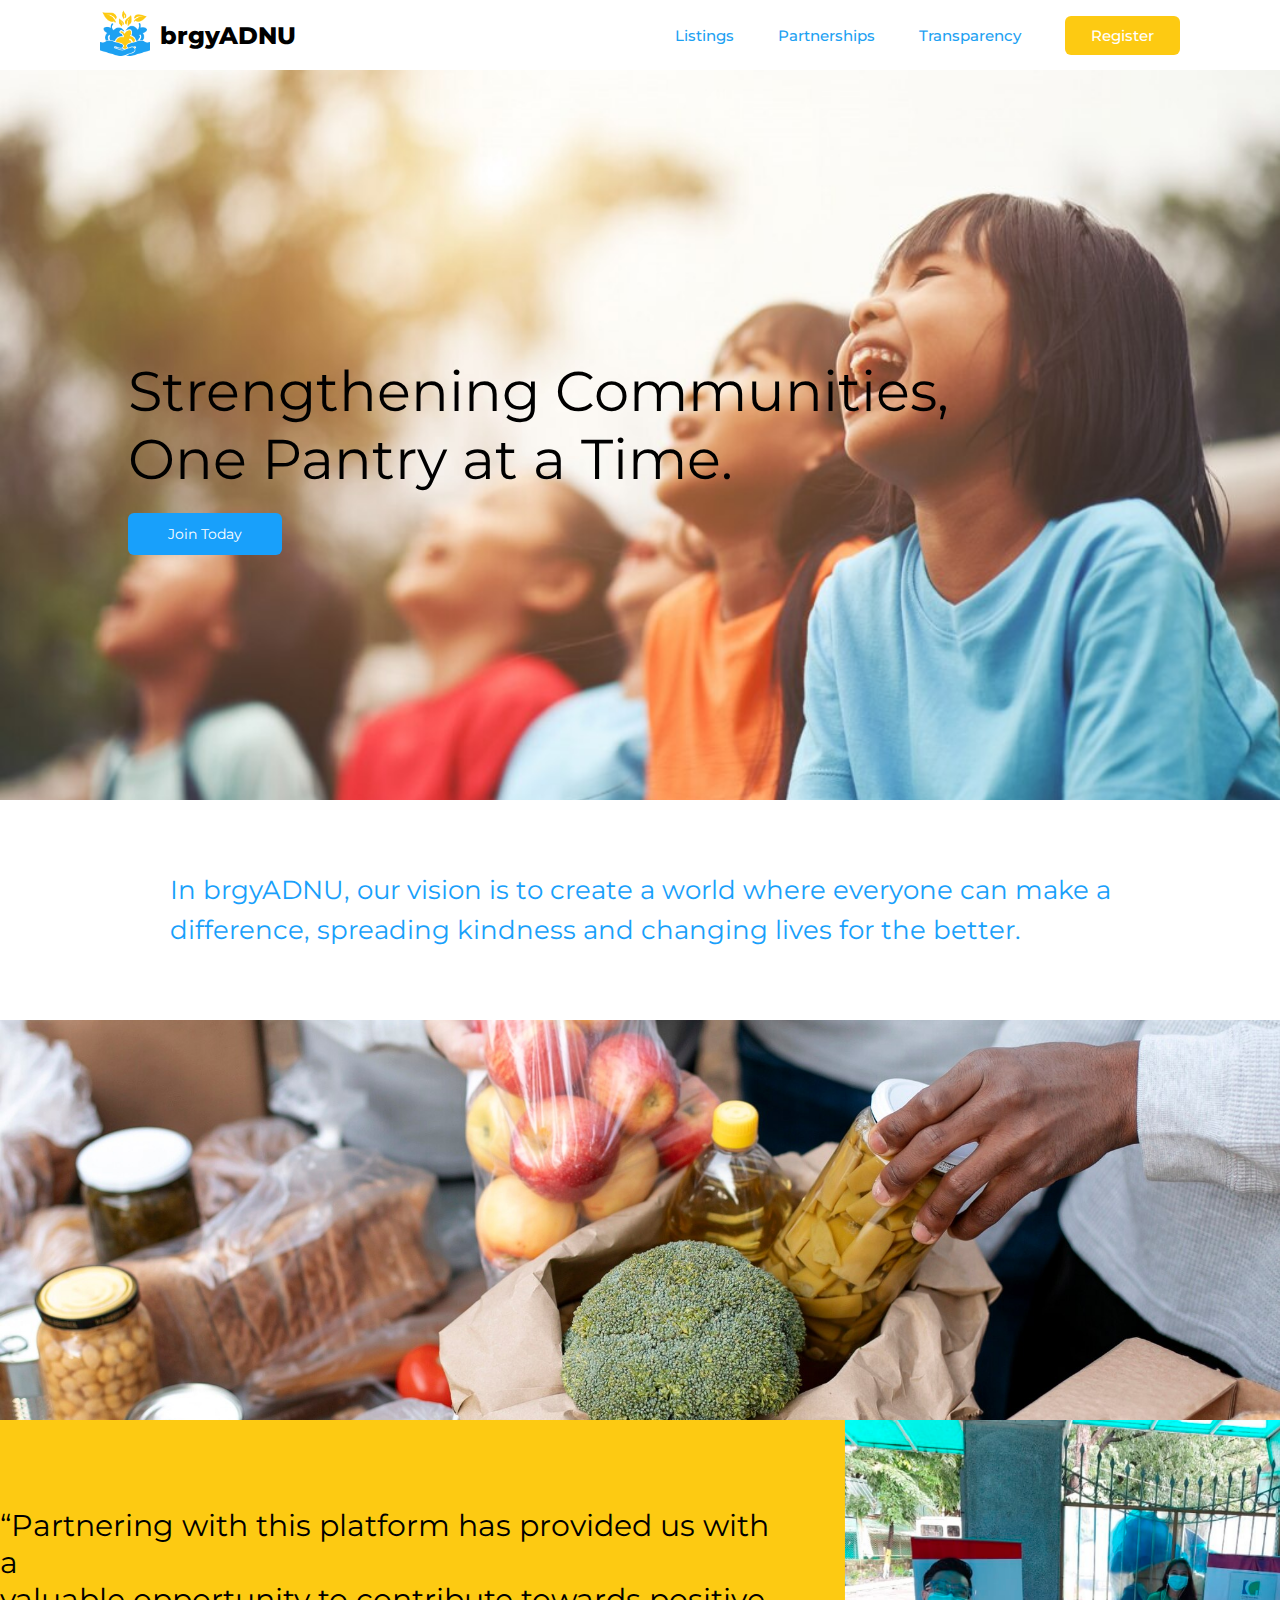
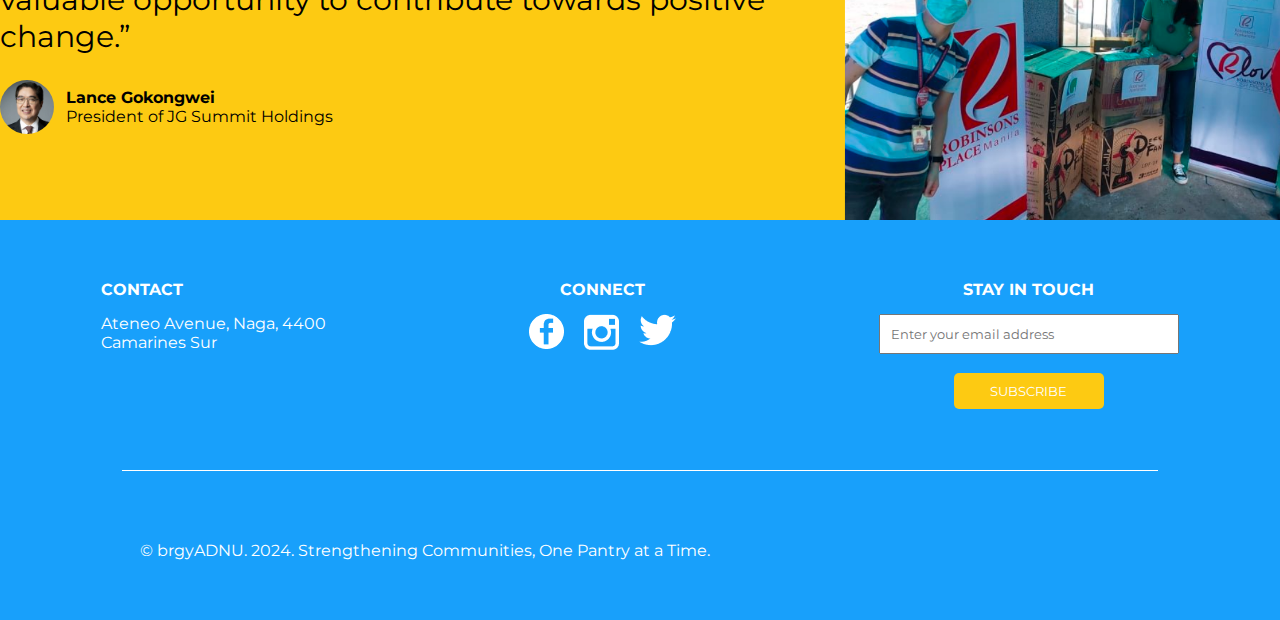
<file: index.html>
<!DOCTYPE html>
<html lang="en">
<head>
    <meta charset="UTF-8">
    <meta name="viewport" content="width=device-width, initial-scale=1.0">
    <title>Home</title>
    <link rel="stylesheet" href="style.css">
</head>
<body>
    <header class="header">
        <a href="index.html" class="logo-container">
            <div class="logo"></div>
            <div class="logo-name">brgyADNU</div>
        </a>
        <nav class="navbar">
            <a href="donation-board.html" class="menu">Listings</a>
            <a href="partnership.html" class="menu">Partnerships</a>
            <a href="transparency.html" class="menu">Transparency</a>
            <a href="login_signup.html" class="register-button">Register</a>
        </nav>
    </header>
    <div class="img1">
        <div class="overlay-1">
            <div class="overlay-text">Strengthening Communities, <br>One Pantry at a Time.</div>
            <a href="login_signup.html" class="join-button">Join Today</a>
        </div>
    </div>
    <div class="text-container-1">
        <p class="text-1">In brgyADNU, our vision is to create a world where everyone can make a <br>difference, spreading kindness and changing lives for the better.</p>
    </div>
    <div class="img2"></div>
    <div class="container-2">
        <div class="text-container-2">
            <p class="quote">
                “Partnering with this platform has provided us with a <br>
                valuable opportunity to contribute towards positive <br>
                change.”
            </p>
            <div class="person">
                <div class="avatar-container"></div>
                <div class="person-info">
                    <h4>Lance Gokongwei</h4>
                    <p>President of JG Summit Holdings</p>
                </div>
            </div>
        </div>
        <div class="img3"></div>
    </div>
    <div class="footer">
        <div class="reach-out">
            <div class="contact">
                <b>CONTACT</b>
                <div class="address">Ateneo Avenue, Naga, 4400 <br>Camarines Sur</div>
            </div>
            <div class="socials">
                <b>CONNECT</b>
                <div class="icons">
                    <a href="#">
                        <img src="images/fb.png">
                    </a>
                    <a href="#">
                        <img src="images/ig.png">
                    </a>
                    <a href="#">
                        <img src="images/tw.png">
                    </a>
                </div>
            </div>
            <div class="subscribe">
                <b>STAY IN TOUCH</b>
                <form class="email-form" action="/submit-email" method="post">
                    <input class="email-input" type="email" name="email" placeholder="Enter your email address" required> <br>
                    <button class="submit-button" type="submit">SUBSCRIBE</button>
                </form>
            </div>
        </div>
        <div>
            <div class="divider">
                <div class="divider-element"></div>
            </div>
            <div class="copyright">© brgyADNU. 2024. Strengthening Communities, One Pantry at a Time.</div>
        </div>
    </div>
</body>
</html>
</file>
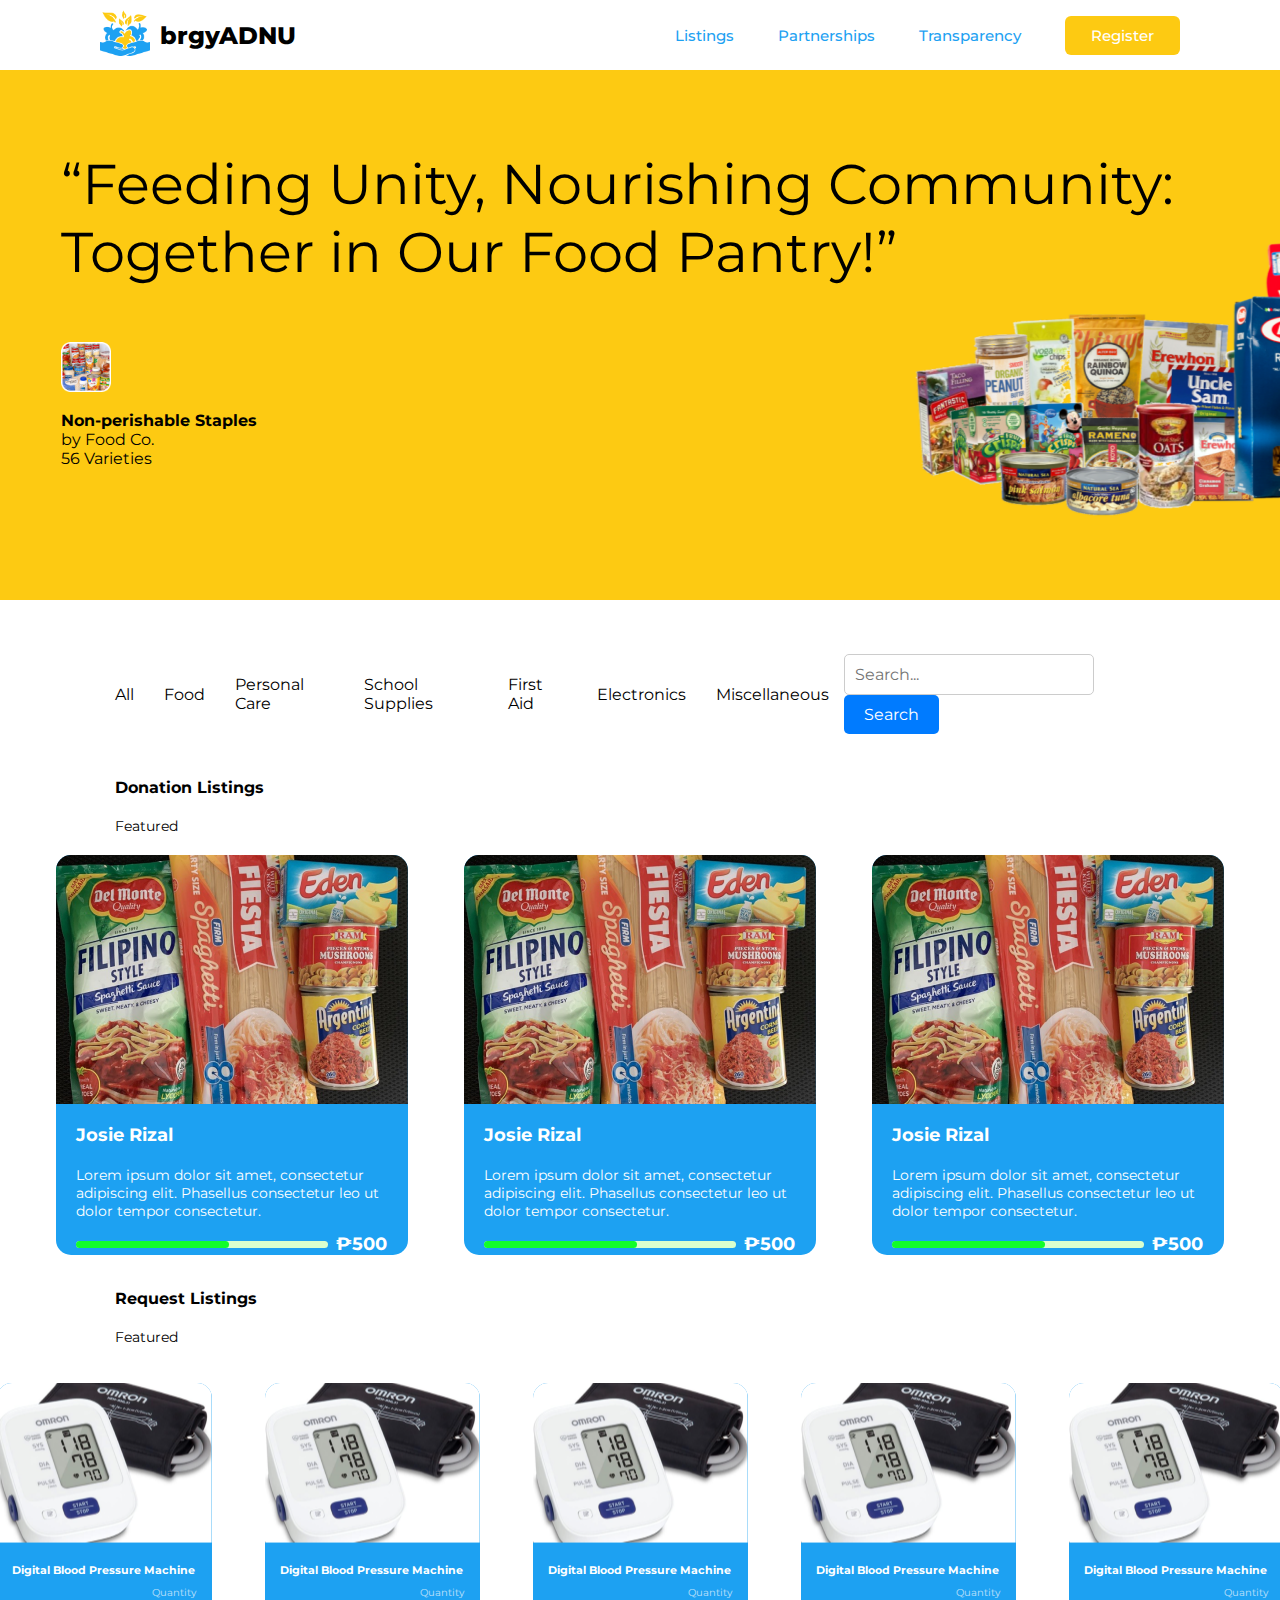
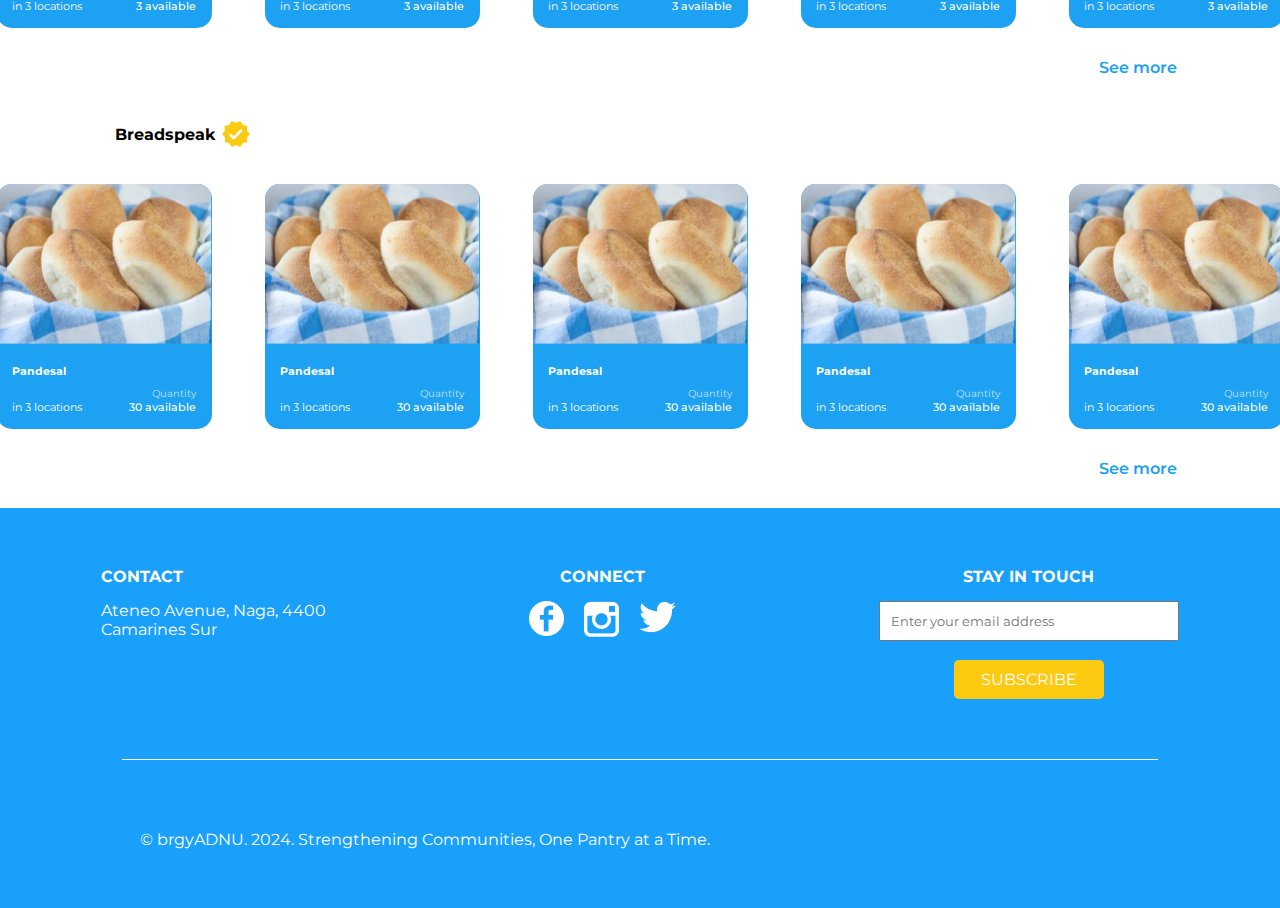
<file: donation-board.html>
<!DOCTYPE html>
<html lang="en">
<head>
    <meta charset="UTF-8">
    <meta name="viewport" content="width=device-width, initial-scale=1.0">
    <title>Donation Board</title>
    <link rel="stylesheet" href="donation_board-style.css">
    <script>
        function toggleFeaturedItems() {
          var additionalList = document.getElementById('more-listings');
          additionalList.classList.toggle('expanded');
        }
        function toggleFeaturedItems2() {
          var additionalList = document.getElementById('more-listings-2');
          additionalList.classList.toggle('expanded');
        }
    </script>
</head>
<body>
    <header class="header">
        <a href="index.html" class="logo-container">
            <div class="logo"></div>
            <div class="logo-name">brgyADNU</div>
        </a>
        <nav class="navbar">
            <a href="#" class="menu">Listings</a>
            <a href="partnership.html" class="menu">Partnerships</a>
            <a href="transparency.html" class="menu">Transparency</a>
            <a href="login_signup.html" class="register-button">Register</a>
        </nav>
    </header>
    <div class="container-1">
        <div class="overlay-1">
            <div class="overlay-text-1">“Feeding Unity, Nourishing Community: <br>Together in Our Food Pantry!”</div>
            <div class="icon-1"></div>
            <p href="#" class="overlay-text-2">
                <b>Non-perishable Staples</b><br>
                by Food Co. <br>
                56 Varieties
            </p>
            <div class="img4"></div>
        </div>
    </div>
    <div class="menu-2">
        <div class="text">
            <a href="#">All</a>
            <a href="#">Food</a>
            <a href="#">Personal Care</a>
            <a href="#">School Supplies</a>
            <a href="#">First Aid</a>
            <a href="#">Electronics</a>
            <a href="#">Miscellaneous</a>
        </div>
        <form action="#" method="GET">
            <input type="text" name="search" id="search" placeholder="Search...">
            <button type="submit">Search</button>
        </form>
    </div>
    <div class="donation-listing">
        <p class="donation-listing-text-1">Donation Listings</p>
        <p class="donation-listing-text-2">Featured</p>
    </div>
    <div class="listings">
        <a href="#">
            <div class="panel">
                <div class="panel-image"></div>
                <div class="link-style panel-description">
                    <div class="panel-name">Josie Rizal</div>
                    <div class="donation-listing-text-2 panel-descriptor">
                        Lorem ipsum dolor sit amet, consectetur 
                        adipiscing elit. Phasellus consectetur leo ut 
                        dolor tempor consectetur.
                    </div>
                    <div class="progress-bar">
                        <div class="progress-bar-light">
                            <div class="progress-bar-dark"></div>
                        </div>
                        <div class="panel-name">₱500</div>
                    </div>
                </div>
            </div>
        </a>
        <a href="#">
            <div class="panel">
                <div class="panel-image"></div>
                <div class="link-style panel-description">
                    <div class="panel-name">Josie Rizal</div>
                    <div class="donation-listing-text-2 panel-descriptor">
                        Lorem ipsum dolor sit amet, consectetur 
                        adipiscing elit. Phasellus consectetur leo ut 
                        dolor tempor consectetur.
                    </div>
                    <div class="progress-bar">
                        <div class="progress-bar-light">
                            <div class="progress-bar-dark"></div>
                        </div>
                        <div class="panel-name">₱500</div>
                    </div>
                </div>
            </div>
        </a>
        <a href="#">
            <div class="panel">
                <div class="panel-image"></div>
                <div class="link-style panel-description">
                    <div class="panel-name">Josie Rizal</div>
                    <div class="donation-listing-text-2 panel-descriptor">
                        Lorem ipsum dolor sit amet, consectetur 
                        adipiscing elit. Phasellus consectetur leo ut 
                        dolor tempor consectetur.
                    </div>
                    <div class="progress-bar">
                        <div class="progress-bar-light">
                            <div class="progress-bar-dark"></div>
                        </div>
                        <div class="panel-name">₱500</div>
                    </div>
                </div>
            </div>
        </a>        
    </div>
    <div class="donation-listing">
        <p class="donation-listing-text-1">Request Listings</p>
        <p class="donation-listing-text-2">Featured</p>
    </div>
    <div class="featured-listings">
        <a href="#">
            <div class="panel-small">
                <div class="panel-image-small-bp"></div>
                <div class="blue-box">
                    <div class="link-style panel-name-small">Digital Blood Pressure Machine</div>
                    <div class="quantity">Quantity</div>
                    <div class="availability">
                        <div class="availability-loc">in 3 locations</div>
                        <div class="availability-quan">3 available</div>
                    </div>
                </div>
            </div>
        </a>
        <a href="#">
            <div class="panel-small">
                <div class="panel-image-small-bp"></div>
                <div class="blue-box">
                    <div class="link-style panel-name-small">Digital Blood Pressure Machine</div>
                    <div class="quantity">Quantity</div>
                    <div class="availability">
                        <div class="availability-loc">in 3 locations</div>
                        <div class="availability-quan">3 available</div>
                    </div>
                </div>
            </div>
        </a>
        <a href="#">
            <div class="panel-small">
                <div class="panel-image-small-bp"></div>
                <div class="blue-box">
                    <div class="link-style panel-name-small">Digital Blood Pressure Machine</div>
                    <div class="quantity">Quantity</div>
                    <div class="availability">
                        <div class="availability-loc">in 3 locations</div>
                        <div class="availability-quan">3 available</div>
                    </div>
                </div>
            </div>
        </a>
        <a href="#">
            <div class="panel-small">
                <div class="panel-image-small-bp"></div>
                <div class="blue-box">
                    <div class="link-style panel-name-small">Digital Blood Pressure Machine</div>
                    <div class="quantity">Quantity</div>
                    <div class="availability">
                        <div class="availability-loc">in 3 locations</div>
                        <div class="availability-quan">3 available</div>
                    </div>
                </div>
            </div>
        </a>
        <a href="#">
            <div class="panel-small">
                <div class="panel-image-small-bp"></div>
                <div class="blue-box">
                    <div class="link-style panel-name-small">Digital Blood Pressure Machine</div>
                    <div class="quantity">Quantity</div>
                    <div class="availability">
                        <div class="availability-loc">in 3 locations</div>
                        <div class="availability-quan">3 available</div>
                    </div>
                </div>
            </div>
        </a>
    </div>
    <div id="more-listings">
        <a href="#">
            <div class="panel-small">
                <div class="panel-image-small-bp"></div>
                <div class="blue-box">
                    <div class="link-style panel-name-small">Digital Blood Pressure Machine</div>
                    <div class="quantity">Quantity</div>
                    <div class="availability">
                        <div class="availability-loc">in 3 locations</div>
                        <div class="availability-quan">3 available</div>
                    </div>
                </div>
            </div>
        </a>
        <a href="#">
            <div class="panel-small">
                <div class="panel-image-small-bp"></div>
                <div class="blue-box">
                    <div class="link-style panel-name-small">Digital Blood Pressure Machine</div>
                    <div class="quantity">Quantity</div>
                    <div class="availability">
                        <div class="availability-loc">in 3 locations</div>
                        <div class="availability-quan">3 available</div>
                    </div>
                </div>
            </div>
        </a>
        <a href="#">
            <div class="panel-small">
                <div class="panel-image-small-bp"></div>
                <div class="blue-box">
                    <div class="link-style panel-name-small">Digital Blood Pressure Machine</div>
                    <div class="quantity">Quantity</div>
                    <div class="availability">
                        <div class="availability-loc">in 3 locations</div>
                        <div class="availability-quan">3 available</div>
                    </div>
                </div>
            </div>
        </a>
        <a href="#">
            <div class="panel-small">
                <div class="panel-image-small-bp"></div>
                <div class="blue-box">
                    <div class="link-style panel-name-small">Digital Blood Pressure Machine</div>
                    <div class="quantity">Quantity</div>
                    <div class="availability">
                        <div class="availability-loc">in 3 locations</div>
                        <div class="availability-quan">3 available</div>
                    </div>
                </div>
            </div>
        </a>
        <a href="#">
            <div class="panel-small">
                <div class="panel-image-small-bp"></div>
                <div class="blue-box">
                    <div class="link-style panel-name-small">Digital Blood Pressure Machine</div>
                    <div class="quantity">Quantity</div>
                    <div class="availability">
                        <div class="availability-loc">in 3 locations</div>
                        <div class="availability-quan">3 available</div>
                    </div>
                </div>
            </div>
        </a>
    </div>
    <div class="see-more">
        <a class="expand-button" onclick="toggleFeaturedItems()">See more</a>
    </div>
    <div class="partner">
        <p class="donation-listing-text-1">Breadspeak</p>
        <img src="images/verified-partner.png" alt="verified-partner" class="verified-partner">
    </div>
    <div class="featured-listings">
        <a href="#">
            <div class="panel-small">
                <div class="panel-image-small-pandesal"></div>
                <div class="blue-box">
                    <div class="link-style panel-name-small">Pandesal</div>
                    <div class="quantity">Quantity</div>
                    <div class="availability">
                        <div class="availability-loc">in 3 locations</div>
                        <div class="availability-quan">30 available</div>
                    </div>
                </div>
            </div>
        </a>
        <a href="#">
            <div class="panel-small">
                <div class="panel-image-small-pandesal"></div>
                <div class="blue-box">
                    <div class="link-style panel-name-small">Pandesal</div>
                    <div class="quantity">Quantity</div>
                    <div class="availability">
                        <div class="availability-loc">in 3 locations</div>
                        <div class="availability-quan">30 available</div>
                    </div>
                </div>
            </div>
        </a>
        <a href="#">
            <div class="panel-small">
                <div class="panel-image-small-pandesal"></div>
                <div class="blue-box">
                    <div class="link-style panel-name-small">Pandesal</div>
                    <div class="quantity">Quantity</div>
                    <div class="availability">
                        <div class="availability-loc">in 3 locations</div>
                        <div class="availability-quan">30 available</div>
                    </div>
                </div>
            </div>
        </a>
        <a href="#">
            <div class="panel-small">
                <div class="panel-image-small-pandesal"></div>
                <div class="blue-box">
                    <div class="link-style panel-name-small">Pandesal</div>
                    <div class="quantity">Quantity</div>
                    <div class="availability">
                        <div class="availability-loc">in 3 locations</div>
                        <div class="availability-quan">30 available</div>
                    </div>
                </div>
            </div>
        </a>
        <a href="#">
            <div class="panel-small">
                <div class="panel-image-small-pandesal"></div>
                <div class="blue-box">
                    <div class="link-style panel-name-small">Pandesal</div>
                    <div class="quantity">Quantity</div>
                    <div class="availability">
                        <div class="availability-loc">in 3 locations</div>
                        <div class="availability-quan">30 available</div>
                    </div>
                </div>
            </div>
        </a>
    </div>
    <div id="more-listings-2">
        <a href="#">
            <div class="panel-small">
                <div class="panel-image-small-pandesal"></div>
                <div class="blue-box">
                    <div class="link-style panel-name-small">Pandesal</div>
                    <div class="quantity">Quantity</div>
                    <div class="availability">
                        <div class="availability-loc">in 3 locations</div>
                        <div class="availability-quan">30 available</div>
                    </div>
                </div>
            </div>
        </a>
        <a href="#">
            <div class="panel-small">
                <div class="panel-image-small-pandesal"></div>
                <div class="blue-box">
                    <div class="link-style panel-name-small">Pandesal</div>
                    <div class="quantity">Quantity</div>
                    <div class="availability">
                        <div class="availability-loc">in 3 locations</div>
                        <div class="availability-quan">30 available</div>
                    </div>
                </div>
            </div>
        </a>
        <a href="#">
            <div class="panel-small">
                <div class="panel-image-small-pandesal"></div>
                <div class="blue-box">
                    <div class="link-style panel-name-small">Pandesal</div>
                    <div class="quantity">Quantity</div>
                    <div class="availability">
                        <div class="availability-loc">in 3 locations</div>
                        <div class="availability-quan">30 available</div>
                    </div>
                </div>
            </div>
        </a>
        <a href="#">
            <div class="panel-small">
                <div class="panel-image-small-pandesal"></div>
                <div class="blue-box">
                    <div class="link-style panel-name-small">Pandesal</div>
                    <div class="quantity">Quantity</div>
                    <div class="availability">
                        <div class="availability-loc">in 3 locations</div>
                        <div class="availability-quan">30 available</div>
                    </div>
                </div>
            </div>
        </a>
        <a href="#">
            <div class="panel-small">
                <div class="panel-image-small-pandesal"></div>
                <div class="blue-box">
                    <div class="link-style panel-name-small">Pandesal</div>
                    <div class="quantity">Quantity</div>
                    <div class="availability">
                        <div class="availability-loc">in 3 locations</div>
                        <div class="availability-quan">30 available</div>
                    </div>
                </div>
            </div>
        </a>
    </div>
    <div class="see-more">
        <a class="expand-button" onclick="toggleFeaturedItems2()">See more</a>
    </div>
    <div class="footer">
        <div class="reach-out">
            <div class="contact">
                <b>CONTACT</b>
                <div class="address">Ateneo Avenue, Naga, 4400 <br>Camarines Sur</div>
            </div>
            <div class="socials">
                <b>CONNECT</b>
                <div class="icons">
                    <a href="#">
                        <img src="images/fb.png">
                    </a>
                    <a href="#">
                        <img src="images/ig.png">
                    </a>
                    <a href="#">
                        <img src="images/tw.png">
                    </a>
                </div>
            </div>
            <div class="subscribe">
                <b>STAY IN TOUCH</b>
                <form class="email-form" action="/submit-email" method="post">
                    <input class="email-input" type="email" name="email" placeholder="Enter your email address" required> <br>
                    <button class="submit-button" type="submit">SUBSCRIBE</button>
                </form>
            </div>
        </div>
        <div>
            <div class="divider">
                <div class="divider-element"></div>
            </div>
            <div class="copyright">© brgyADNU. 2024. Strengthening Communities, One Pantry at a Time.</div>
        </div>
    </div>
</body>
</html>
</file>
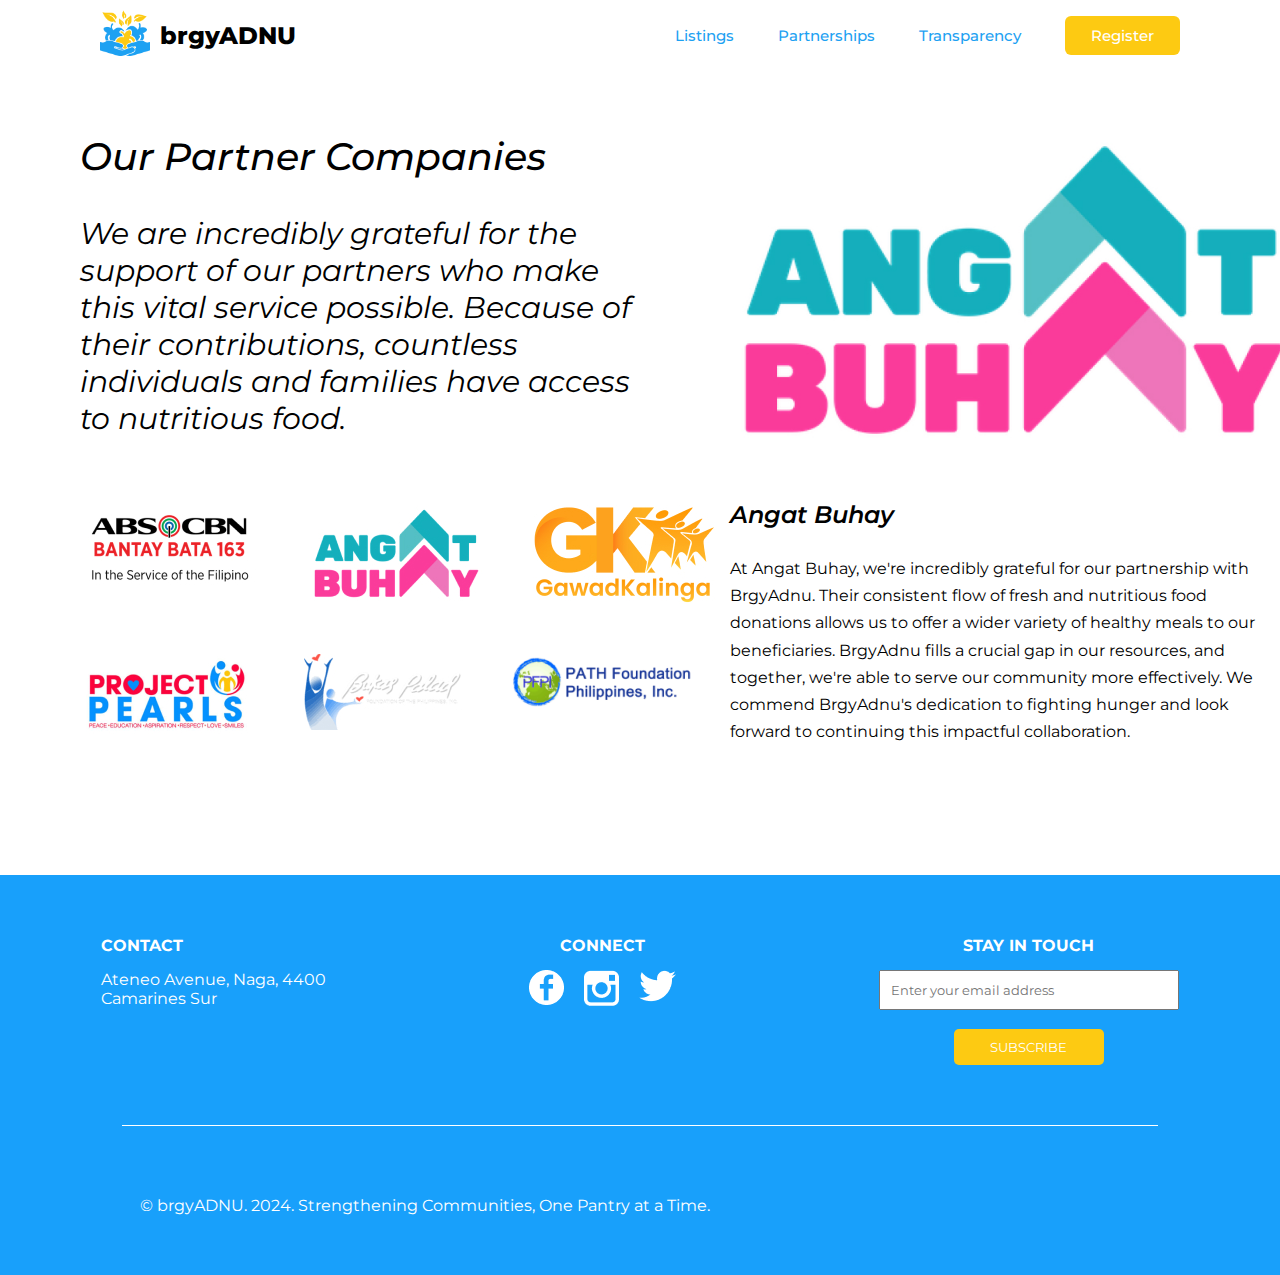
<file: partnership.html>
<!DOCTYPE html>
<html lang="en">
<head>
    <meta charset="UTF-8">
    <meta name="viewport" content="width=device-width, initial-scale=1.0">
    <title>Partnerships</title>
    <link rel="stylesheet" href="partnership.css">
</head>
<body>
    <header class="header">
        <a href="index.html" class="logo-container">
            <div class="logo"></div>
            <div class="logo-name">brgyADNU</div>
        </a>
        <nav class="navbar">
            <a href="donation-board.html" class="menu">Listings</a>
            <a href="partnership.html" class="menu">Partnerships</a>
            <a href="transparency.html" class="menu">Transparency</a>
            <a href="login_signup.html" class="register-button">Register</a>
        </nav>
    </header>
    <div class="partner-body">
        <div class="partner-companies">
            <div class="partner-companies-text">Our Partner Companies</div>
            <div class="partner-companies-description">We are incredibly grateful for the support of our partners who make this vital service possible. Because of their contributions, countless individuals and families have access to nutritious food.</div>
            <div class="partner-images">
                <div class="abs"></div>
                <div class="angat-buhay"></div>
                <div class="gk"></div>
                <div class="project-pearls"></div>
                <div class="bukas-palad"></div>
                <div class="path"></div>
            </div>
        </div>
        <div class="featured-company">
            <div class="featured-company-content">
                <div class="angat-buhay-big"></div> 
                <div class="featured-description">
                    <div class="featured-title">Angat Buhay</div>
                    <div class="featured-description-long">
                        At Angat Buhay, we're incredibly grateful for our partnership with BrgyAdnu. Their consistent flow 
                        of fresh and nutritious food donations allows us to offer a wider variety of healthy meals to our beneficiaries.  
                        BrgyAdnu fills a crucial gap in our resources, and together, we're able to serve our community more effectively.  
                        We commend BrgyAdnu's dedication to fighting hunger and look forward to continuing this impactful collaboration.
                    </div>
                </div> 
            </div>
        </div>
    </div>
    
    <div class="footer">
        <div class="reach-out">
            <div class="contact">
                <b>CONTACT</b>
                <div class="address">Ateneo Avenue, Naga, 4400 <br>Camarines Sur</div>
            </div>
            <div class="socials">
                <b>CONNECT</b>
                <div class="icons">
                    <a href="#">
                        <img src="images/fb.png">
                    </a>
                    <a href="#">
                        <img src="images/ig.png">
                    </a>
                    <a href="#">
                        <img src="images/tw.png">
                    </a>
                </div>
            </div>
            <div class="subscribe">
                <b>STAY IN TOUCH</b>
                <form class="email-form" action="/submit-email" method="post">
                    <input class="email-input" type="email" name="email" placeholder="Enter your email address" required> <br>
                    <button class="submit-button" type="submit">SUBSCRIBE</button>
                </form>
            </div>
        </div>
        <div>
            <div class="divider">
                <div class="divider-element"></div>
            </div>
            <div class="copyright">© brgyADNU. 2024. Strengthening Communities, One Pantry at a Time.</div>
        </div>
    </div>
</body>
</html>
</file>
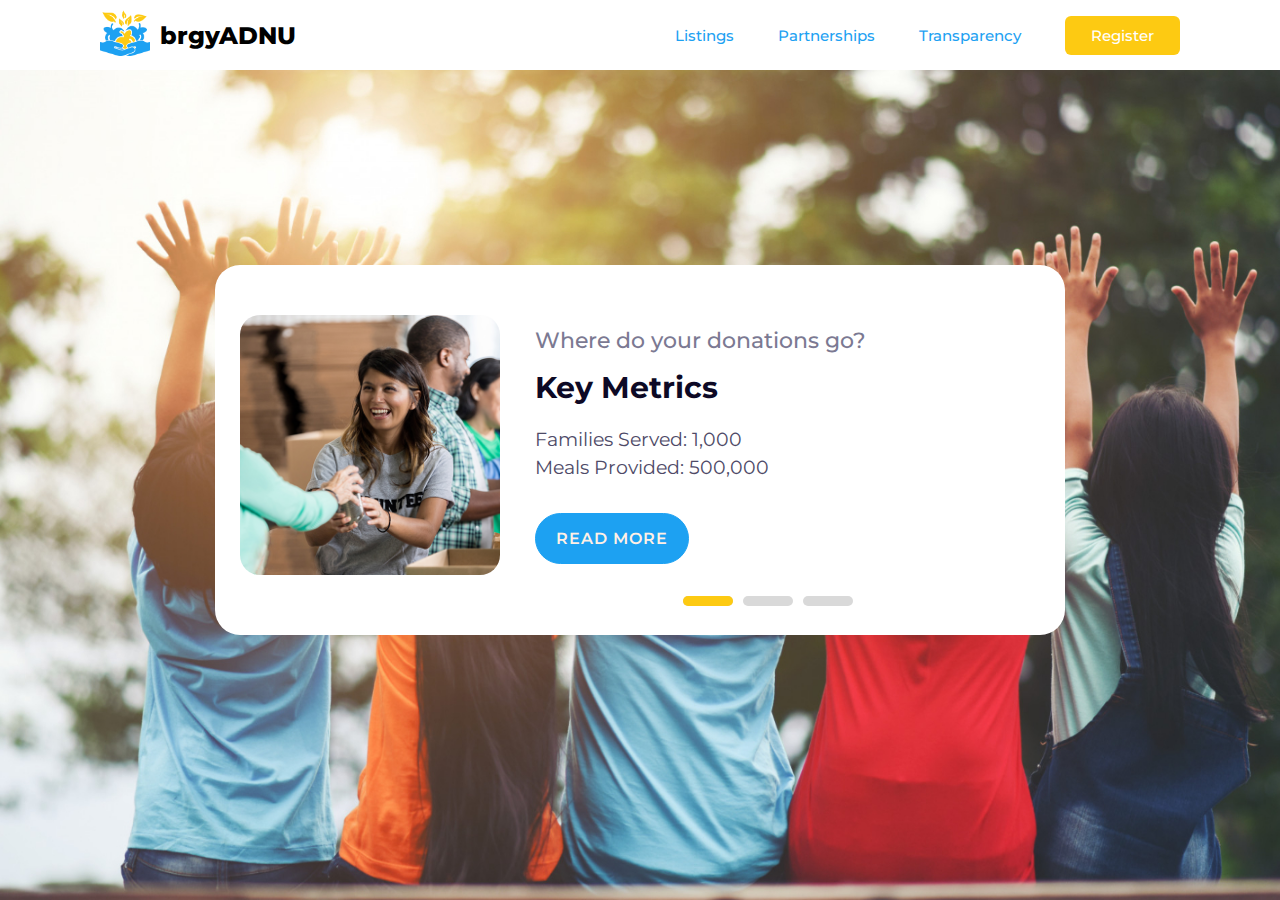
<file: transparency.html>
<!<!DOCTYPE html>
<html lang="en">
<head>
    <meta charset="UTF-8">
    <meta name="viewport" content="width=device-width, initial-scale=1.0">
    <title>Home</title>
    <link rel="stylesheet" href="transparency.css">
</head>
<body>
    <header class="header">
        <a href="index.html" class="logo-container">
            <div class="logo"></div>
            <div class="logo-name">brgyADNU</div>
        </a>
        <nav class="navbar">
            <a href="donation-board.html" class="menu">Listings</a>
            <a href="partnership.html" class="menu">Partnerships</a>
            <a href="transparency.html" class="menu">Transparency</a>
            <a href="login_signup.html" class="register-button">Register</a>
        </nav>
    </header>
   <body>
      <div class="blog-card">
         <input type="radio" name="select" id="tap-1" checked>
         <input type="radio" name="select" id="tap-2">
         <input type="radio" name="select" id="tap-3">
         <input type="checkbox" id="imgTap">
         <div class="sliders">
            <label for="tap-1" class="tap tap-1"></label>
            <label for="tap-2" class="tap tap-2"></label>
            <label for="tap-3" class="tap tap-3"></label>
         </div>
         <div class="inner-part">
            <label for="imgTap" class="img">
            <img class="img-1" src="images/img-1.jpg">
            </label>
            <div class="content content-1">
               <span>Where do your donations go?</span>
               <div class="title">
                  Key Metrics
               </div>
               <div class="text">
                 Families Served: 1,000<br>
				 Meals Provided: 500,000
               </div>
               <button>Read more</button>
            </div>
         </div>
         <div class="inner-part">
            <label for="imgTap" class="img">
            <img class="img-2" src="images/img-2.jpg">
            </label>
            <div class="content content-2">
               <span>Where do your donations go?</span>
               <div class="title">
                  Financial Data
               </div>
               <div class="text">
                  Download our latest financial reports to see a detailed breakdown of our income and expenses:
					<br>
					2023 Financial Report (PDF)<br>
					2022 Financial Report (PDF)
               </div>
               <button>Read more</button>
            </div>
         </div>
         <div class="inner-part">
            <label for="imgTap" class="img">
            <img class="img-3" src="images/img-3.jpg">
            </label>
            <div class="content content-3">
               <span>Where do your donations go?</span>
               <div class="title">
                  Impact Stories
               </div>
               <div class="text">
                 Read how your donations are making a difference in the lives of families in need:<br>
				 How brgyADNU Helped Me Feed My Children
				<br>
               <button>Read more</button>
            </div>
         </div>
      </div>
</body>
</html>
</file>
<file: style.css>
@import url('https://fonts.googleapis.com/css2?family=Montserrat:ital,wght@0,100..900;1,100..900&display=swap');

* {
    margin: 0;
    padding: 0;
    box-sizing: border-box;
    font-family: "Montserrat", Helvetica;
}

body {
    min-height: 100vh;
}

.header {
    position: fixed;
    top: 0;
    left: 0;
    width: 100%;
    padding: 10px 100px;
    background: #fff;
    display: flex;
    justify-content: space-between;
    align-items: center;
    z-index: 100;
}

.logo-container {
    display: flex;
    flex-direction: row;
    align-items: center;
    text-decoration: none;
    color: #000;
}

.logo-name {
    font-size: 24px;
    font-weight: 800;
    margin-left: 10px;
}

.logo {
    width: 50px;
    height: 50px;
    background-image: url(images/logo1.png);
    background-size: cover;
    background-position: center;
}

.navbar .menu {
    position: relative;
    font-size: 15px;
    color: #1DA1F2;
    font-weight: 500;
    text-decoration: none;
    margin-left: 40px;
}

.register-button {
    position: relative;
    margin-left: 40px;
    background-color: #FDCA12;
    border: none;
    color: white;
    padding: 10px 26px;
    text-decoration: none;
    border-radius: 6px;
    font-size: 15px;
    font-weight: 500;
}

.register-button:hover {
    background-color: #E1B61A; 
}

.navbar .menu::before {
    content: '';
    position: absolute;
    top: 100%;
    left: 0;
    width: 0;
    height: 2px;
    background: #1DA1F2;
    transition: .3s;
}

.navbar .menu:hover::before {
    width: 100%;
}

.img1 {
    width: 100%;
    height: 800px;
    background-image: url(images/img1.jpg);
    background-size: cover;
    background-position: center;
}

.overlay-1 {
    position: absolute;
    top: 50%;
    left: 0;
    transform: translateY(-50%) translateX(10%);
    width: 100%;
}

.overlay-text {
    text-align: left;
    color: #000;
    font-size: 56px;
    margin-bottom: 31px;
}

.join-button {
    position: relative;
    background-color: #18A0FB;
    border: none;
    color: white;
    padding: 12px 40px;
    text-decoration: none;
    border-radius: 6px;
    font-size: 14px;
}

.join-button:hover {
    background-color: #0056b3; 
}

.text-container-1 {
    display: flex;
    justify-content: center;
    align-items: center;
    margin: 70px;
}

.text-1 {
    font-size: 26px;
    line-height: 40px;
    color: #18A0FB;
}

.img2 {
    width: 100%;
    height: 400px;
    background-image: url(images/img2.jpeg);
    background-size: cover;
    background-position: center;
}

.container-2 {
    display: flex;
    flex-direction: row;
    justify-content: space-evenly;
    background-color: #FDCA12;
}

.text-container-2{
    display: flex;
    flex-direction: column;
    justify-content: center;
}

.quote {
    font-size: 30px;
}

.img3 {
    width: 509px;
    height: 400px;
    background-image: url(images/img3.png);
    background-size: cover;
    background-position: center;
    transform: translateX(13%);
}

.person {
    display: flex;
    flex-direction: row;
    margin-top: 25px;
}

.person-info {
    display: flex;
    flex-direction: column;
    justify-content: center;
    margin-left: 12px;
}

.avatar-container {
    width: 54px;
    height: 54px;
    border-radius: 50%;
    overflow: hidden;
    background: url(images/gokongwei.png);
    background-size: cover;
}

.footer {
    display: flex;
    flex-direction: column;
    justify-content: space-evenly;
    background-color: #18A0FB;
    height: 400px;
    color: #fff;
}

.reach-out {
    display: flex;
    flex-direction: row;
    justify-content: space-around;
}

.address {
    margin-top: 15px;
}

.socials {
    display: flex;
    flex-direction: column;
    align-items: center;
}

.icons {
    display: flex;
    flex-direction: row;
    gap: 20px;
    margin-top: 15px;
}

.social-icon {
    width: 35px;
    height: 35px;
    border-radius: 50%;
    overflow: hidden;
    border: 1px solid #fff;
    margin-top: 15px;
}

.subscribe {
    display: flex;
    flex-direction: column;
    align-items: center;
}

.email-form {
    max-width: 350px; 
    margin: 0 auto; 
    display: flex;
    flex-direction: column;
    align-items: center;
}

.email-input {
width: 300px; 
padding: 10px; 
box-sizing: border-box; 
margin-top: 15px;
}

.submit-button {
width: 50%; 
padding: 10px; 
background-color: #FDCA12; 
color: #ffffff; 
border: none; 
border-radius: 5px; 
cursor: pointer; 
}

.submit-button:hover {
background-color: #0056b3; 
}

.divider {
    display: flex;
    justify-content: center;
}

.divider-element {
    width: 81%;
    height: 1px;
    background-color: #fff;
}

.copyright {
    margin-top: 70px;
    margin-left: 140px;
}
</file>
<file: donation_board-style.css>
@import url('https://fonts.googleapis.com/css2?family=Montserrat:ital,wght@0,100..900;1,100..900&display=swap');

* {
    margin: 0;
    padding: 0;
    box-sizing: border-box;
    font-family: "Montserrat", Helvetica;
}

a {
    text-decoration: none;
}

.link-style {
    color: #000;
}

body {
    min-height: 100vh;
}

.header {
    position: fixed;
    top: 0;
    left: 0;
    width: 100%;
    padding: 10px 100px;
    background: #fff;
    display: flex;
    justify-content: space-between;
    align-items: center;
    z-index: 100;
}

.logo-container {
    display: flex;
    flex-direction: row;
    align-items: center;
    text-decoration: none;
    color: #000;
}

.logo-name {
    font-size: 24px;
    font-weight: 800;
    margin-left: 10px;
}

.logo {
    width: 50px;
    height: 50px;
    background-image: url(images/logo1.png);
    background-size: cover;
    background-position: center;
}

.navbar .menu {
    position: relative;
    font-size: 15px;
    color: #1DA1F2;
    font-weight: 500;
    text-decoration: none;
    margin-left: 40px;
}

.register-button {
    position: relative;
    margin-left: 40px;
    background-color: #FDCA12;
    border: none;
    color: white;
    padding: 10px 26px;
    text-decoration: none;
    border-radius: 6px;
    font-size: 15px;
    font-weight: 500;
    transition: background-color 0.3s;
}

.register-button:hover {
    background-color: #E1B61A; 
}

.navbar .menu::before {
    content: '';
    position: absolute;
    top: 100%;
    left: 0;
    width: 0;
    height: 2px;
    background: #1DA1F2;
    transition: .3s;
}

.navbar .menu:hover::before {
    width: 100%;
}

.container-1 {
    display: flex;
    flex-direction: column;
    justify-content: flex-start;
    height: 600px;
    width: 100%;
    background-color: #FDCA12;
}

.overlay-1 {
    display: flex;
    flex-direction: column;
    justify-content: flex-end;
    margin-left: 61px;
    margin-top: 150px;
}

.overlay-text-1 {
    font-size: 56px;
}

.icon-1 {
    width: 50px;
    height: 50px;
    background: url(images/icon1.png);
    background-size: cover;
    background-position: center;
    margin-top: 56px;
}

.overlay-text-2 {
    margin-top: 19px;
}

.img4 {
    width: 777px;
    height: 327px;
    background: url(images/img4.png);
    background-size: cover;
    background-position: center;
    position: relative;
    transform: translateY(-85%) translateX(110%);
}

.menu-2 {
    display: flex;
    justify-content: space-between;
    align-items: center;
    width: 100%;
    padding: 10px 100px;
    margin-top: 44px;
}

.text {
    display: flex;
    flex-direction: row;
    justify-content: center;
    align-items: center;
}

.text a{
    text-decoration: none;
    color: #000;
    padding: 15px;
}

.text a:hover {
    background-color: #FDCA12; 
    padding: 15px;
    border-radius: 11px;
}

.search-container {
    text-align: center;
    margin-top: 50px;
}

form {
    display: inline-block;
}

input[type="text"] {
    padding: 10px;
    border: 1px solid #ccc;
    border-radius: 5px;
    font-size: 16px;
    width: 250px;
}

button {
    padding: 10px 20px;
    background-color: #007bff;
    color: #fff;
    border: none;
    border-radius: 5px;
    font-size: 16px;
    cursor: pointer;
    transition: background-color 0.3s;
}

button:hover {
    background-color: #0056b3;
}

@media (max-width: 768px) {
    input[type="text"] {
        width: 100%;
    }
}

.donation-listing {
    margin-top: 34px;
    margin-left: 115px;
}

.partner {
    margin-top: 34px;
    margin-left: 115px;
    display: flex;
    flex-direction: row;
    align-items: center;
}

.donation-listing-text-1 {
    font-size: 16px;
    font-weight: bold;
}

.donation-listing-text-2 {
    font-size: 14px;
    margin-top: 20px;
}

.listings {
    display: flex;
    flex-direction: row;
    justify-content: space-evenly;
    margin-top: 20px;
}

.panel {
    width: 352px;
    height: 400px;
    background-color: #1DA1F2;
    border-radius: 15px;
    display: flex;
    flex-direction: column;
    gap: 20px;
}

.panel-description {
    display: flex;
    flex-direction: column;
    justify-content: center;
    width: 311px;
    margin-left: 20px;
}

.panel-image {
    width: 352px;
    height: 262px;
    background: url(images/panel-img-1.png);
    background-size: cover;
    background-position: center;
    border-radius: 15px 15px 0 0;
}

.panel-name {
    font-weight: bold;
    font-size: 18px;
    color: #fff;
}

.panel-descriptor {
    width: 100%; 
    word-wrap: break-word;
    color: #fff;
}

.progress-bar {
    display: flex;
    flex-direction: row;
    gap: 8px;
    align-items: center;
    margin-top: 13px;
}

.progress-bar-light {
    width: 263px;
    height: 7px;
    background-color: #DAFFCE;
    border-radius: 5px;
}

.progress-bar-dark {
    width: 153px;
    height: 7px;
    background-color: #12FD2A;
    border-radius: 5px;
}

.featured-listings {
    display: flex;
    flex-direction: row;
    justify-content: center;
    margin-top: 37px;
    gap: 53px;
}
.panel-small {
    width: 215px;
    height: 245px;
    background-color: #1DA1F2;
    border-radius: 15px;
    display: flex;
    flex-direction: column;
    gap: 20px;
}

.panel-image-small {
    width: 215px;
    height: 160px;
    background: url(images/panel-img-1.png);
    background-size: cover;
    background-position: center;
    border-radius: 15px 15px 0 0;
}

.panel-image-small-bp {
    width: 215px;
    height: 160px;
    background: url(images/bp.png);
    background-size: cover;
    background-position: center;
    border-radius: 15px 15px 0 0;
}

.panel-image-small-pandesal {
    width: 215px;
    height: 160px;
    background: url(images/pandesal.png);
    background-size: cover;
    background-position: center;
    border-radius: 15px 15px 0 0;
}

.blue-box {
    display: flex;
    flex-direction: column;
}

.panel-name-small {
    font-weight: bold;
    font-size: 11px;
    margin-left: 7%;
    margin-bottom: 4%;
    color: #fff;
}

.availability {
    display: flex;
    justify-content: space-between;
    flex-direction: row;
    margin-top: 0;
    color: #fff;
}

.quantity {
    align-self: flex-end;
    font-size: 10px;
    margin-right: 7%;
    color: #fff;
    opacity: 0.7;
}

.availability-loc {
    font-size: 11px;
    margin-left: 7%;
}

.availability-quan {
    font-size: 11px;
    margin-right: 7%;
    font-weight: 500;
}

.expand-button {
    padding: 10px 20px;
    color: #1DA1F2;
    border: none;
    border-radius: 5px;
    cursor: pointer;
    font-weight: 600;
    margin-right: 6.5%;
}
  
#more-listings {
    display: none;
    flex-wrap: wrap;
    width: 100%;
    transition: 0.3s;
}
  
#more-listings.expanded {
    display: flex;
    justify-content: center;
    overflow: auto;
    transition: max-height 0.3s ease;
    margin-top: 55px;
    gap: 53px;
}

#more-listings-2 {
    display: none;
    flex-wrap: wrap;
    width: 100%;
    transition: 0.3s;
}
  
#more-listings-2.expanded {
    display: flex;
    justify-content: center;
    overflow: auto;
    transition: max-height 0.3s ease;
    margin-top: 55px;
    gap: 53px;
}

.see-more {
    display: flex;
    justify-content: flex-end;
    flex-direction: row;
    margin-top: 20px;
}

.verified-partner {
    margin-left: 7px;
}

.footer {
    display: flex;
    flex-direction: column;
    justify-content: space-evenly;
    background-color: #18A0FB;
    height: 400px;
    color: #fff;
    margin-top: 20px;
}

.reach-out {
    display: flex;
    flex-direction: row;
    justify-content: space-around;
}

.address {
    margin-top: 15px;
}

.socials {
    display: flex;
    flex-direction: column;
    align-items: center;
}

.icons {
    display: flex;
    flex-direction: row;
    gap: 20px;
    margin-top: 15px;
}

.social-icon {
    width: 35px;
    height: 35px;
    border-radius: 50%;
    overflow: hidden;
    border: 1px solid #fff;
    margin-top: 15px;
}

.subscribe {
    display: flex;
    flex-direction: column;
    align-items: center;
}

.email-form {
    max-width: 350px; 
    margin: 0 auto; 
    display: flex;
    flex-direction: column;
    align-items: center;
}

.email-input {
width: 300px; 
padding: 10px; 
box-sizing: border-box; 
margin-top: 15px;
}

.submit-button {
width: 50%; 
padding: 10px; 
background-color: #FDCA12; 
color: #ffffff; 
border: none; 
border-radius: 5px; 
cursor: pointer; 
}

.submit-button:hover {
background-color: #0056b3; 
}

.divider {
    display: flex;
    justify-content: center;
}

.divider-element {
    width: 81%;
    height: 1px;
    background-color: #fff;
}

.copyright {
    margin-top: 70px;
    margin-left: 140px;
}
</file>
<file: partnership.css>
@import url('https://fonts.googleapis.com/css2?family=Montserrat:ital,wght@0,100..900;1,100..900&display=swap');

* {
    margin: 0;
    padding: 0;
    box-sizing: border-box;
    font-family: "Montserrat", Helvetica;
}

body {
    min-height: 100vh;
}

.header {
    position: fixed;
    top: 0;
    left: 0;
    width: 100%;
    padding: 10px 100px;
    background: #fff;
    display: flex;
    justify-content: space-between;
    align-items: center;
    z-index: 100;
}

.logo-container {
    display: flex;
    flex-direction: row;
    align-items: center;
    text-decoration: none;
    color: #000;
}

.logo-name {
    font-size: 24px;
    font-weight: 800;
    margin-left: 10px;
}

.logo {
    width: 50px;
    height: 50px;
    background-image: url(images/logo1.png);
    background-size: cover;
    background-position: center;
}

.navbar .menu {
    position: relative;
    font-size: 15px;
    color: #1DA1F2;
    font-weight: 500;
    text-decoration: none;
    margin-left: 40px;
}

.register-button {
    position: relative;
    margin-left: 40px;
    background-color: #FDCA12;
    border: none;
    color: white;
    padding: 10px 26px;
    text-decoration: none;
    border-radius: 6px;
    font-size: 15px;
    font-weight: 500;
}

.register-button:hover {
    background-color: #E1B61A; 
}

.navbar .menu::before {
    content: '';
    position: absolute;
    top: 100%;
    left: 0;
    width: 0;
    height: 2px;
    background: #1DA1F2;
    transition: .3s;
}

.navbar .menu:hover::before {
    width: 100%;
}

.partner-body {
    display: flex;
    flex-direction: row;
    justify-content: space-evenly;
    margin-bottom: 190px;
    margin: 130px 80px 130px 80px;
    align-items: center;
}

.partner-companies-text {
    font-size: 38px;
    font-style: italic;
    font-weight: 500;
}

.partner-companies-description {
    font-size: 30px;
    font-style: italic;
    width: 568px;
    flex-wrap: wrap;
    display: flex;
    margin-bottom: 5%;
}

.partner-companies {
    display: flex;
    flex-direction: column;
    justify-content: space-between;
    gap: 35px;
}

.featured-description-long {
    display: flex;
    flex-wrap: wrap;
    width: 550px;
    line-height: 170%;
}

.featured-title {
    font-size: 24px;
    font-style: italic;
    font-weight: 600;
}

.featured-company {
    display: flex;
    flex-direction: column;
    justify-content: space-between;
}

.featured-company-content {
    display: flex;
    flex-direction: column;
    justify-content: center;
    width: 100%;
}

.partner-images {
    display: flex;
    flex-wrap: wrap;
    gap: 50px;
    width: 650px;
}

.abs {
    width: 180px;
    height: 86px;
    background-image: url(images/bantay-bata.jpg);
    background-size: cover;
    background-position: center;
}

.angat-buhay {
    width: 173px;
    height: 97px;
    background-image: url(images/angat-buhay.jpg);
    background-size: cover;
    background-position: center;
}

.gk {
    width: 183px;
    height: 99px;
    background-image: url(images/gk.jpg);
    background-size: cover;
    background-position: center;
}

.project-pearls {
    width: 174px;
    height: 88px;
    background-image: url(images/project-pearls.jpg);
    background-size: cover;
    background-position: center;
}

.bukas-palad {
    width: 158px;
    height: 76px;
    background-image: url(images/bukas-palad.jpg);
    background-size: cover;
    background-position: center;
}

.path {
    width: 185px;
    height: 56px;
    background-image: url(images/path.png);
    background-size: cover;
    background-position: center;
}

.featured-company {
    display: flex;
    flex-direction: column;
    gap: 71px;
}

.angat-buhay-big {
    width: 568px;
    height: 320px;
    background-image: url(images/angat-buhay-big.jpg);
    background-size: cover;
    background-position: center;
    margin-bottom: 50px;
}

.featured-description {
    display: flex;
    flex-direction: column;
    flex-wrap: wrap;
    gap: 26px; 
}

.footer {
    display: flex;
    flex-direction: column;
    justify-content: space-evenly;
    background-color: #18A0FB;
    height: 400px;
    color: #fff;
}

.reach-out {
    display: flex;
    flex-direction: row;
    justify-content: space-around;
}

.address {
    margin-top: 15px;
}

.socials {
    display: flex;
    flex-direction: column;
    align-items: center;
}

.icons {
    display: flex;
    flex-direction: row;
    gap: 20px;
    margin-top: 15px;
}

.social-icon {
    width: 35px;
    height: 35px;
    border-radius: 50%;
    overflow: hidden;
    border: 1px solid #fff;
    margin-top: 15px;
}

.subscribe {
    display: flex;
    flex-direction: column;
    align-items: center;
}

.email-form {
    max-width: 350px; 
    margin: 0 auto; 
    display: flex;
    flex-direction: column;
    align-items: center;
}

.email-input {
width: 300px; 
padding: 10px; 
box-sizing: border-box; 
margin-top: 15px;
}

.submit-button {
width: 50%; 
padding: 10px; 
background-color: #FDCA12; 
color: #ffffff; 
border: none; 
border-radius: 5px; 
cursor: pointer; 
}

.submit-button:hover {
background-color: #0056b3; 
}

.divider {
    display: flex;
    justify-content: center;
}

.divider-element {
    width: 81%;
    height: 1px;
    background-color: #fff;
}

.copyright {
    margin-top: 70px;
    margin-left: 140px;
}
</file>
<file: transparency.css>
@import url('https://fonts.googleapis.com/css2?family=Montserrat:ital,wght@0,100..900;1,100..900&display=swap');

* {
    margin: 0;
    padding: 0;
    box-sizing: border-box;
    font-family: "Montserrat", Helvetica;
}

body {
    min-height: 100vh;
}

.header {
    position: fixed;
    top: 0;
    left: 0;
    width: 100%;
    padding: 10px 100px;
    background: #fff;
    display: flex;
    justify-content: space-between;
    align-items: center;
    z-index: 100;
}

.logo-container {
    display: flex;
    flex-direction: row;
    align-items: center;
    text-decoration: none;
    color: #000;
}

.logo-name {
    font-size: 24px;
    font-weight: 800;
    margin-left: 10px;
}

.logo {
    width: 50px;
    height: 50px;
    background-image: url(images/logo1.png);
    background-size: cover;
    background-position: center;
}

.navbar .menu {
    position: relative;
    font-size: 15px;
    color: #1DA1F2;
    font-weight: 500;
    text-decoration: none;
    margin-left: 40px;
}

.register-button {
    position: relative;
    margin-left: 40px;
    background-color: #FDCA12;
    border: none;
    color: white;
    padding: 10px 26px;
    text-decoration: none;
    border-radius: 6px;
    font-size: 15px;
    font-weight: 500;
}

.register-button:hover {
    background-color: #E1B61A; 
}

.navbar .menu::before {
    content: '';
    position: absolute;
    top: 100%;
    left: 0;
    width: 0;
    height: 2px;
    background: #1DA1F2;
    transition: .3s;
}

.navbar .menu:hover::before {
    width: 100%;
}


body {
 display: flex;
  align-items: center;
  justify-content: center;
  height: 100vh;
  font-family: 'Montserrat', Helvetica;
 background-image: url('images/tbp.jpg'); 
 background-size: cover;
 background-position: center;
  

.blog-card{
  position: absolute;
  height: 370px;
  width: 95%;
  max-width: 850px;
  margin: auto;
  border-radius: 25px;
  background: white;
  box-shadow: #1da1f2;
}
}
.inner-part{
  position: absolute;
  display: flex;
  height: 360px;
  align-items: center;
  justify-content: center;
  padding: 0 25px;
}
#imgTap:checked ~ .inner-part {
  padding: 0;
  transition: .1s ease-in;
}
.inner-part .img{
  height: 260px;
  width: 260px;
  flex-shrink: 0;
  overflow: hidden;
  border-radius: 20px;
  box-shadow: #1da1f2;
}
#imgTap:checked ~ .inner-part .img{
  height: 370px;
  width: 850px;
  z-index: 99;
  margin-top: 10px;
  transition: .3s .2s ease-in;
}
.img img{
  height: 100%;
  width: 100%;
  object-fit: cover;
  cursor: pointer;
  opacity: 0;
  transition: .6s;
}
#tap-1:checked ~ .inner-part .img-1,
#tap-2:checked ~ .inner-part .img-2,
#tap-3:checked ~ .inner-part .img-3{
  opacity: 1;
  transition-delay: .2s;
}
.content{
  padding: 0 20px 0 35px;
  width: 530px;
  margin-left: 50px;
  opacity: 0;
  transition: .6s;
}
#imgTap:checked ~ .inner-part .content{
  display: none;
}
#tap-1:checked ~ .inner-part .content-1,
#tap-2:checked ~ .inner-part .content-2,
#tap-3:checked ~ .inner-part .content-3{
  opacity: 1;
  margin-left: 0px;
  z-index: 100;
  transition-delay: .3s;
}
.content span{
  display: block;
  color: #7b7992;
  margin-bottom: 15px;
  font-size: 22px;
  font-weight: 500
}
.content .title{
  font-size: 30px;
  font-weight: 700;
  color: #0d0925;
  margin-bottom: 20px;
}
.content .text{
  color: #4e4a67;
  font-size: 19px;
  margin-bottom: 30px;
  line-height: 1.5em;
  text-align: justify;
}
.content button{
  display: inline-flex;
  padding: 15px 20px;
  border: none;
  font-size: 16px;
  text-transform: uppercase;
  color: #fff0e6;
  font-weight: 600;
  letter-spacing: 1px;
  border-radius: 50px;
  cursor: pointer;
  outline: none;
  border: 1px solid #1da1f2;
  background: #1da1f2;
}
.content button:hover{
  background: #1da1f2;
}
.sliders{
  position: absolute;
  bottom: 25px;
  left: 65%;
  transform: translateX(-50%);
  z-index: 12;
}
#imgTap:checked ~ .sliders{
  display: none;
}
.sliders .tap{
  position: relative;
  height: 10px;
  width: 50px;
  background: #d9d9d9;
  border-radius: 5px;
  display: inline-flex;
  margin: 0 3px;
  cursor: pointer;
}
.sliders .tap:hover{
  background: #cccccc;
}
.sliders .tap:before{
  position: absolute;
  content: '';
  top: 0;
  left: 0;
  height: 100%;
  width: -100%;
  background: #FDCA12;
  border-radius: 10px;
  transform: scaleX(0);
  transition: transform .6s;
  transform-origin: left;
}
input[type="radio"],
input[type="checkbox"]{
  display: none;
}
#tap-1:checked ~ .sliders .tap-1:before,
#tap-2:checked ~ .sliders .tap-2:before,
#tap-3:checked ~ .sliders .tap-3:before{
  transform: scaleX(1);
  width: 100%;
}
</file>
